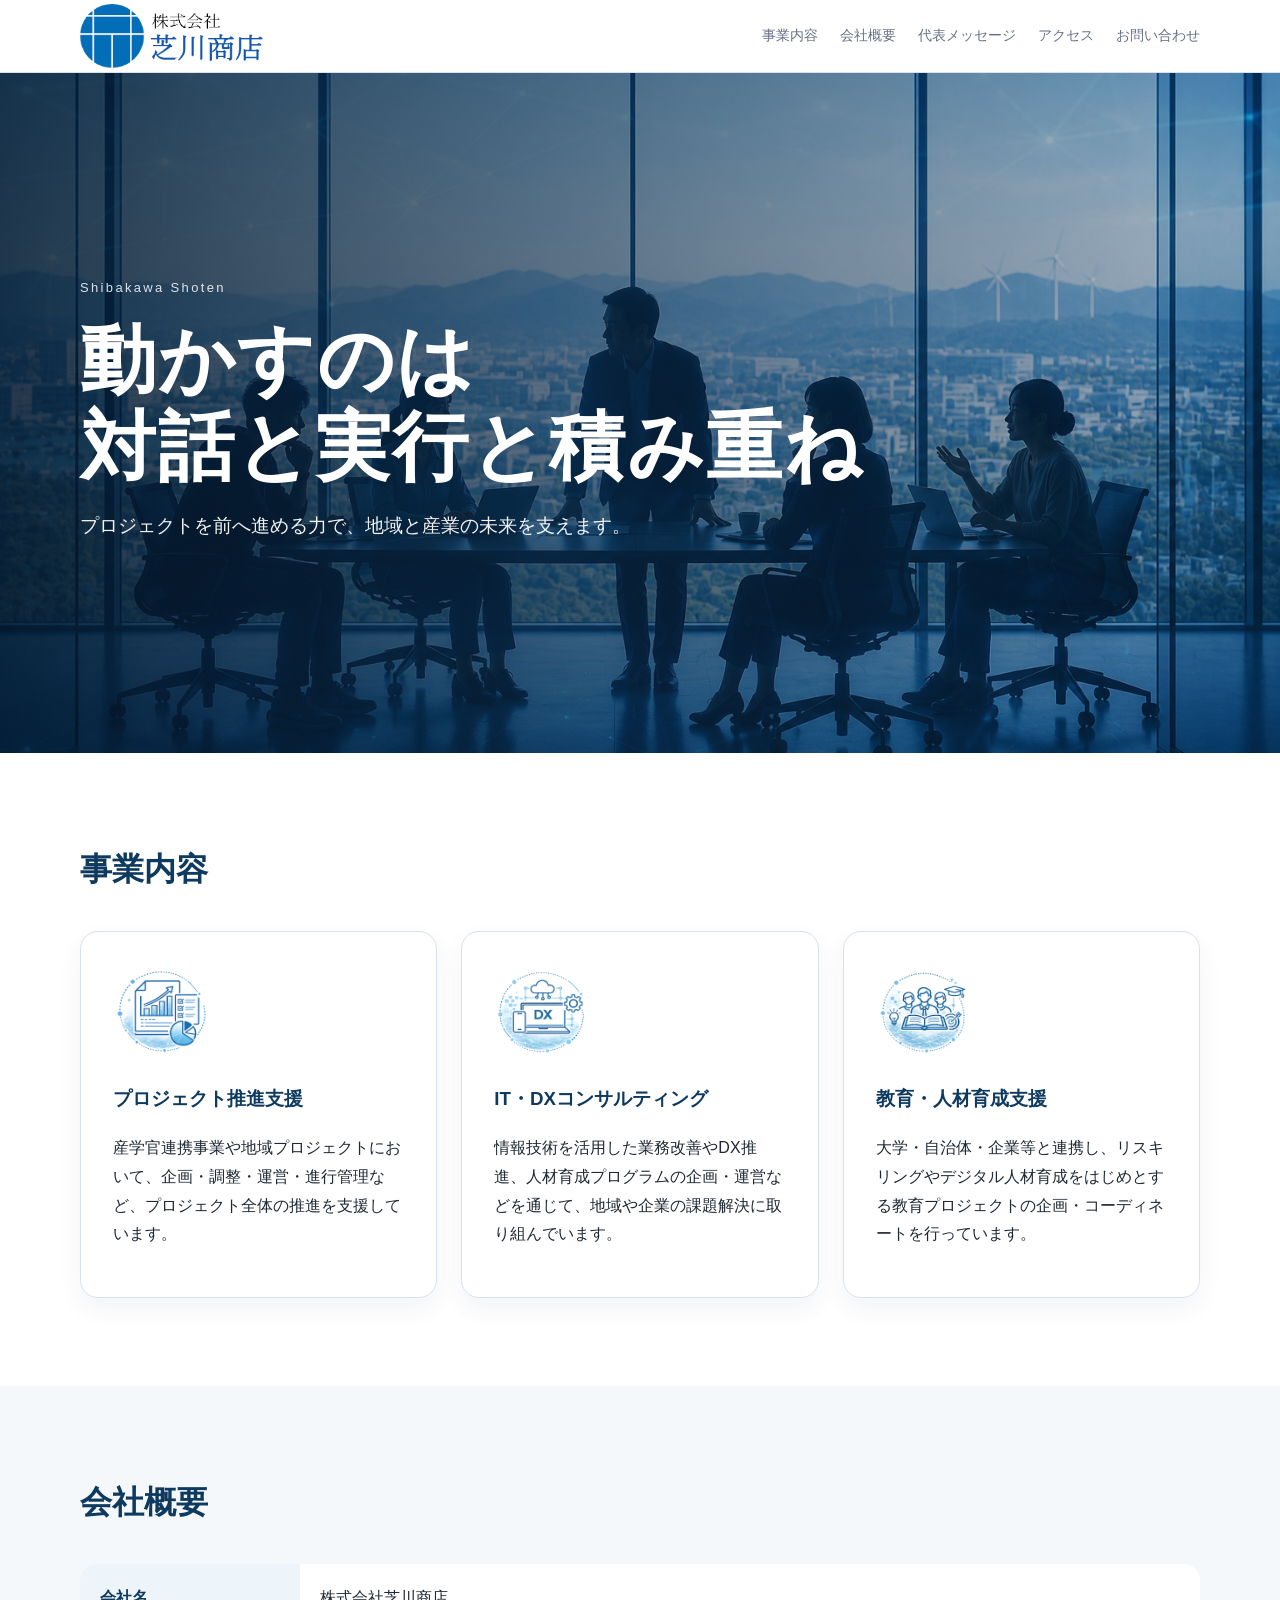
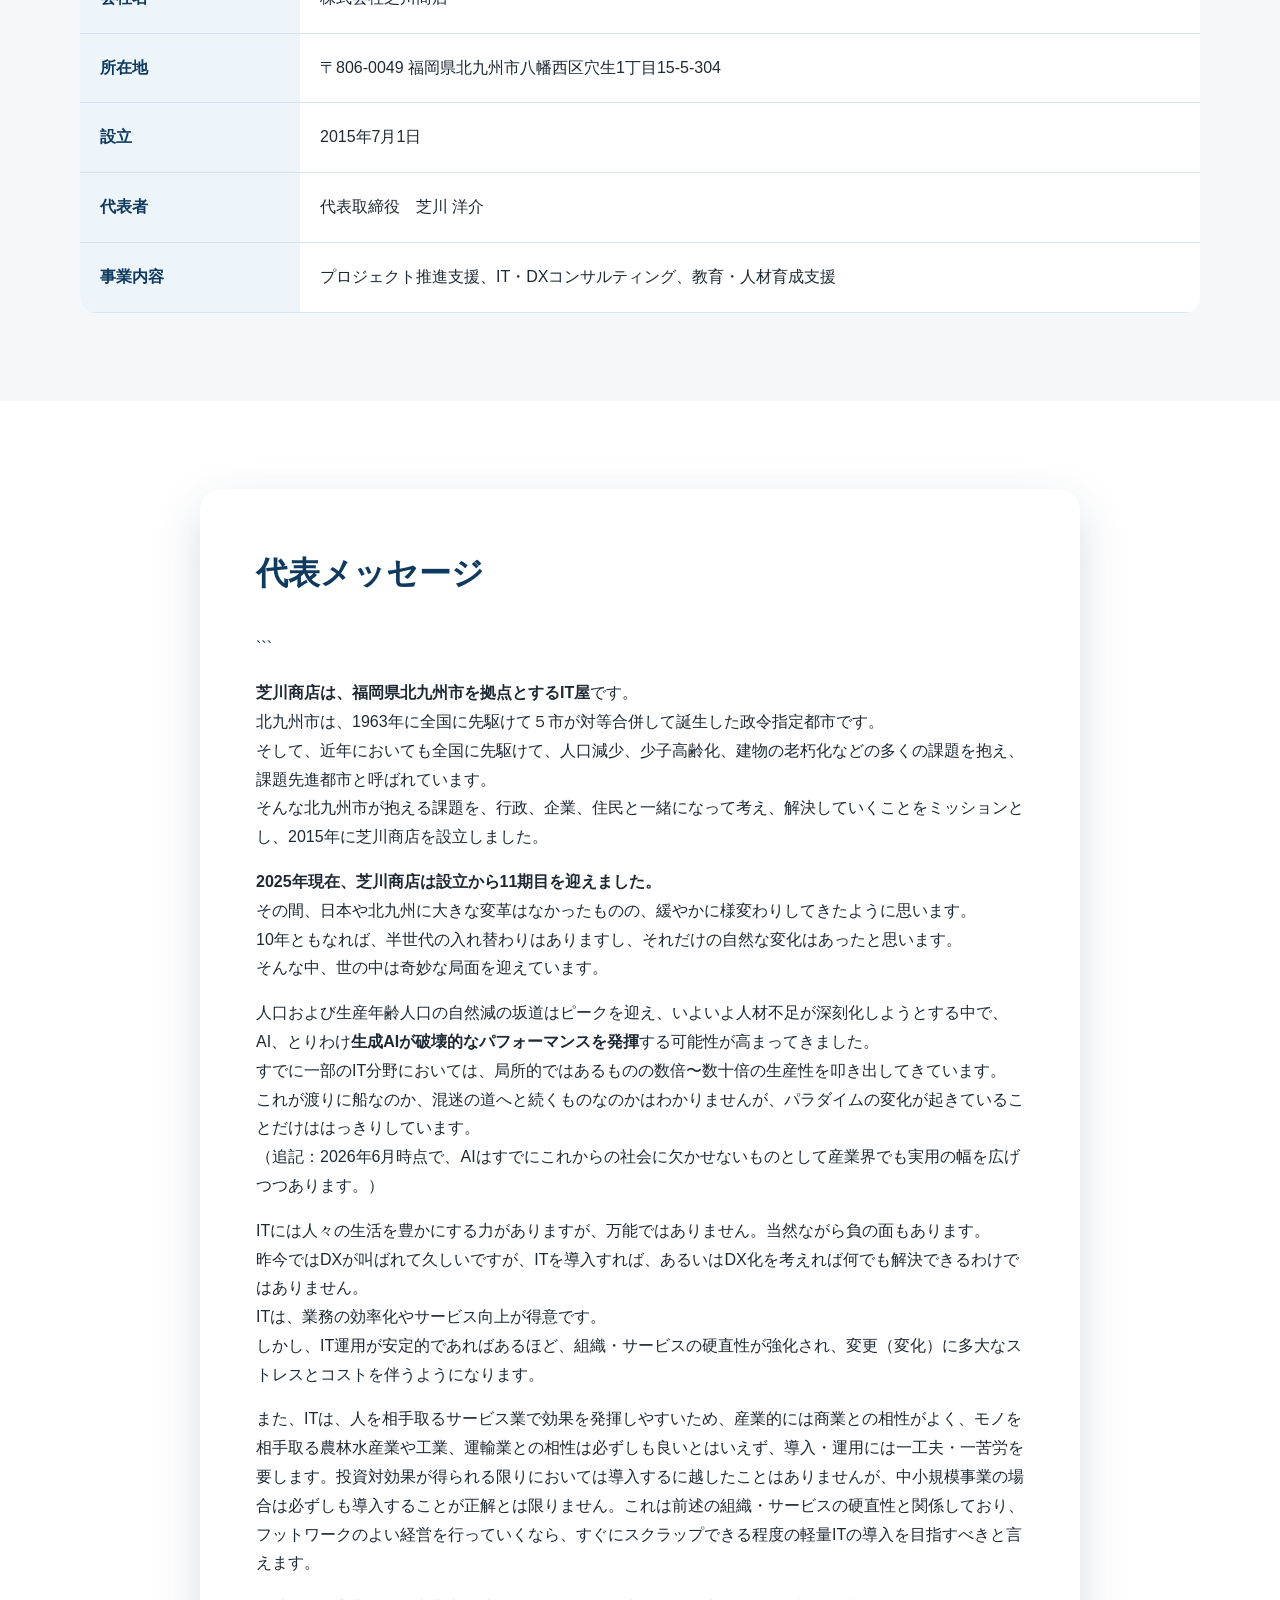
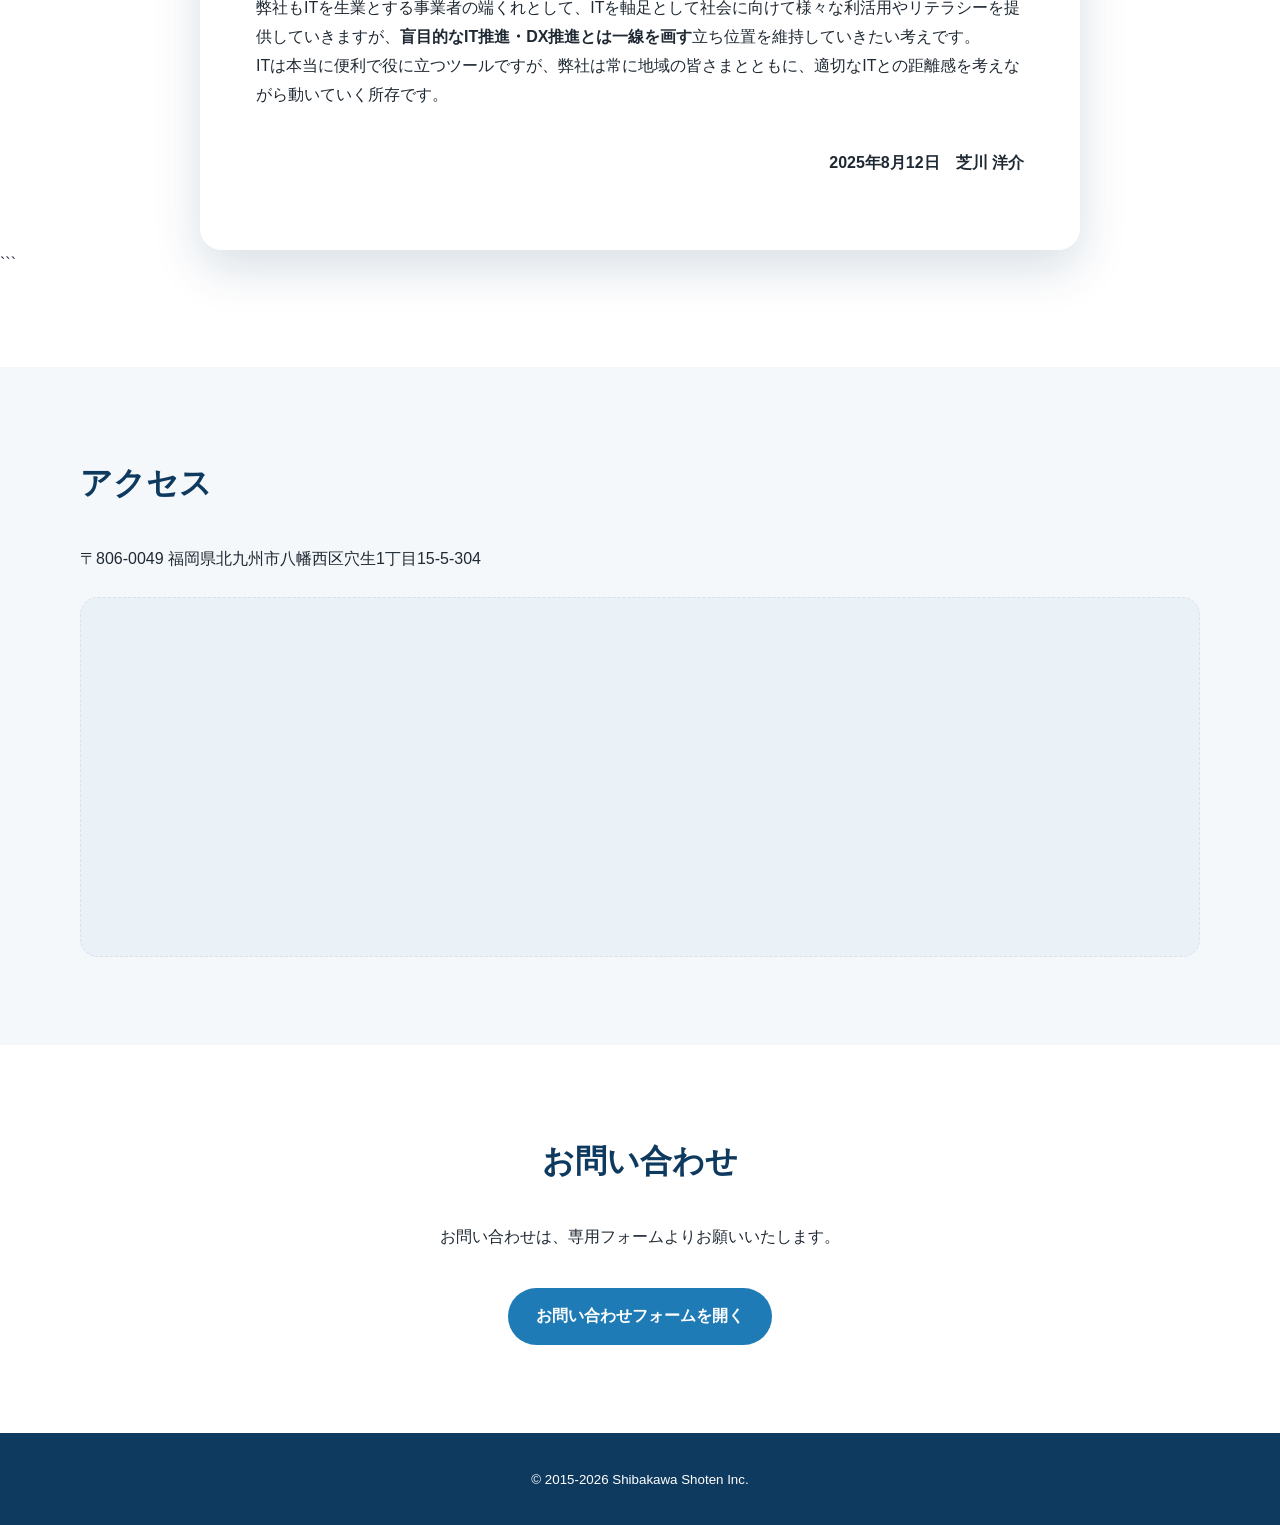
<file: index.html>
<!DOCTYPE html>

<html lang="ja">
<head>
  <meta charset="UTF-8">
  <title>株式会社芝川商店</title>
  <meta name="viewport" content="width=device-width, initial-scale=1.0">
  <meta name="description" content="プロジェクト推進支援・IT・DXコンサルティング・教育・人材育成支援">
  <meta name="twitter:card" content="summary_large_image">
  <meta name="theme-color" content="#0f3a5f">
  <meta property="og:title" content="株式会社芝川商店">
  <meta property="og:description" content="プロジェクトを前へ進める力で、地域と産業の未来を支えます。">
  <meta property="og:site_name" content="株式会社芝川商店">
  <meta property="og:type" content="website">
  <meta property="og:url" content="https://sb-shoten.jp/">
  <meta property="og:image" content="https://sb-shoten.jp/images/icg.jpg">
  <meta property="og:locale" content="ja_JP">
  <meta name="twitter:card" content="summary_large_image">
  <meta name="twitter:title" content="株式会社芝川商店">
  <meta name="twitter:description" content="プロジェクトを前へ進める力で、地域と産業の未来を支えます。">
  <meta name="twitter:image" content="https://sb-shoten.jp/images/icg.jpg">
  <link rel="stylesheet" href="style.css">
  <link rel="icon" type="image/png" href="images/favicon.png">
  <link rel="canonical" href="https://sb-shoten.jp/">
</head>
<body>

<header class="site-header">
  <div class="container header-inner">
    <a class="logo" href="#">
      <img src="images/sb.png" alt="株式会社芝川商店">
    </a>
    <nav>
      <a href="#business">事業内容</a>
      <a href="#company">会社概要</a>
      <a href="#message">代表メッセージ</a>
      <a href="#access">アクセス</a>
      <a href="#contact">お問い合わせ</a>
    </nav>
  </div>
</header>

<main>
  <section class="hero">
    <div class="container hero-inner">
      <p class="eyebrow">Shibakawa Shoten</p>
      <h1>動かすのは<br>対話と実行と積み重ね</h1>
      <p class="lead">
        プロジェクトを前へ進める力で、地域と産業の未来を支えます。
      </p>
    </div>
  </section>

  <section id="business" class="section">
    <div class="container">
      <h2>事業内容</h2>
      <div class="cards">
        <div class="card">
          <img class="card-icon" src="images/icon_pj.png" alt="">
          <h3>プロジェクト推進支援</h3>
          <p>産学官連携事業や地域プロジェクトにおいて、企画・調整・運営・進行管理など、プロジェクト全体の推進を支援しています。</p>
        </div>
        <div class="card">
          <img class="card-icon" src="images/icon_dx.png" alt="">
          <h3>IT・DXコンサルティング</h3>
          <p>情報技術を活用した業務改善やDX推進、人材育成プログラムの企画・運営などを通じて、地域や企業の課題解決に取り組んでいます。</p>
        </div>
        <div class="card">
          <img class="card-icon" src="images/icon_ed.png" alt="">
          <h3>教育・人材育成支援</h3>
          <p>大学・自治体・企業等と連携し、リスキリングやデジタル人材育成をはじめとする教育プロジェクトの企画・コーディネートを行っています。</p>
        </div>
      </div>
    </div>
  </section>

  <section id="company" class="section bg-light">
    <div class="container">
      <h2>会社概要</h2>
      <table class="company-table">
        <tr><th>会社名</th><td>株式会社芝川商店</td></tr>
        <tr><th>所在地</th><td>〒806-0049 福岡県北九州市八幡西区穴生1丁目15-5-304</td></tr>
        <tr><th>設立</th><td>2015年7月1日</td></tr>
        <tr><th>代表者</th><td>代表取締役　芝川 洋介</td></tr>
        <tr><th>事業内容</th><td>プロジェクト推進支援、IT・DXコンサルティング、教育・人材育成支援</td></tr>
      </table>
    </div>
  </section>

  <section id="message" class="section message-section">
    <div class="container narrow message-panel">
      <h2>代表メッセージ</h2>

```
  <p><strong>芝川商店は、福岡県北九州市を拠点とするIT屋</strong>です。<br>北九州市は、1963年に全国に先駆けて５市が対等合併して誕生した政令指定都市です。<br>そして、近年においても全国に先駆けて、人口減少、少子高齢化、建物の老朽化などの多くの課題を抱え、課題先進都市と呼ばれています。<br>そんな北九州市が抱える課題を、行政、企業、住民と一緒になって考え、解決していくことをミッションとし、2015年に芝川商店を設立しました。</p>

  <p><strong>2025年現在、芝川商店は設立から11期目を迎えました。</strong><br>その間、日本や北九州に大きな変革はなかったものの、緩やかに様変わりしてきたように思います。<br>10年ともなれば、半世代の入れ替わりはありますし、それだけの自然な変化はあったと思います。<br>そんな中、世の中は奇妙な局面を迎えています。</p>

  <p>人口および生産年齢人口の自然減の坂道はピークを迎え、いよいよ人材不足が深刻化しようとする中で、AI、とりわけ<strong>生成AIが破壊的なパフォーマンスを発揮</strong>する可能性が高まってきました。<br>すでに一部のIT分野においては、局所的ではあるものの数倍〜数十倍の生産性を叩き出してきています。<br>これが渡りに船なのか、混迷の道へと続くものなのかはわかりませんが、パラダイムの変化が起きていることだけははっきりしています。<br>（追記：2026年6月時点で、AIはすでにこれからの社会に欠かせないものとして産業界でも実用の幅を広げつつあります。）</p>
  
  <p>ITには人々の生活を豊かにする力がありますが、万能ではありません。当然ながら負の面もあります。<br>昨今ではDXが叫ばれて久しいですが、ITを導入すれば、あるいはDX化を考えれば何でも解決できるわけではありません。<br>ITは、業務の効率化やサービス向上が得意です。<br>しかし、IT運用が安定的であればあるほど、組織・サービスの硬直性が強化され、変更（変化）に多大なストレスとコストを伴うようになります。</p>
  
  <p>また、ITは、人を相手取るサービス業で効果を発揮しやすいため、産業的には商業との相性がよく、モノを相手取る農林水産業や工業、運輸業との相性は必ずしも良いとはいえず、導入・運用には一工夫・一苦労を要します。投資対効果が得られる限りにおいては導入するに越したことはありませんが、中小規模事業の場合は必ずしも導入することが正解とは限りません。これは前述の組織・サービスの硬直性と関係しており、フットワークのよい経営を行っていくなら、すぐにスクラップできる程度の軽量ITの導入を目指すべきと言えます。</p>

  <p>弊社もITを生業とする事業者の端くれとして、ITを軸足として社会に向けて様々な利活用やリテラシーを提供していきますが、<strong>盲目的なIT推進・DX推進とは一線を画す</strong>立ち位置を維持していきたい考えです。<br>ITは本当に便利で役に立つツールですが、弊社は常に地域の皆さまとともに、適切なITとの距離感を考えながら動いていく所存です。</p>

  <p class="signature">2025年8月12日　芝川 洋介</p>
</div>
```

  </section>

  <section id="access" class="section bg-light">
    <div class="container">
      <h2>アクセス</h2>
      <p>〒806-0049 福岡県北九州市八幡西区穴生1丁目15-5-304</p>
      <div class="map-wrap">
        <div class="map-placeholder">
          <iframe
            src="https://www.google.com/maps/embed?pb=!1m18!1m12!1m3!1d3313.1941059927217!2d130.74200267612153!3d33.85888812791469!2m3!1f0!2f0!3f0!3m2!1i1024!2i768!4f13.1!3m3!1m2!1s0x3543b8d13fe83d05%3A0x84910b0d8ae3f085!2z5qCq5byP5Lya56S-6Iqd5bed5ZWG5bqX!5e0!3m2!1sja!2sjp!4v1781962825638!5m2!1sja!2sjp"
            loading="lazy"
            allowfullscreen
            referrerpolicy="no-referrer-when-downgrade">
          </iframe>
        </div>
      </div>
    </div>
  </section>

  <section id="contact" class="section contact">
    <div class="container">
      <h2>お問い合わせ</h2>
      <p>お問い合わせは、専用フォームよりお願いいたします。</p>
      <a class="button" href="https://forms.gle/ijbxogUy56uhFh4X9" target="_blank" rel="noopener">
        お問い合わせフォームを開く
      </a>
    </div>
  </section>
</main>

<footer class="site-footer">
  <div class="container">
    <small>&copy; 2015-2026 Shibakawa Shoten Inc.</small>
  </div>
</footer>

</body>
</html>
</file>
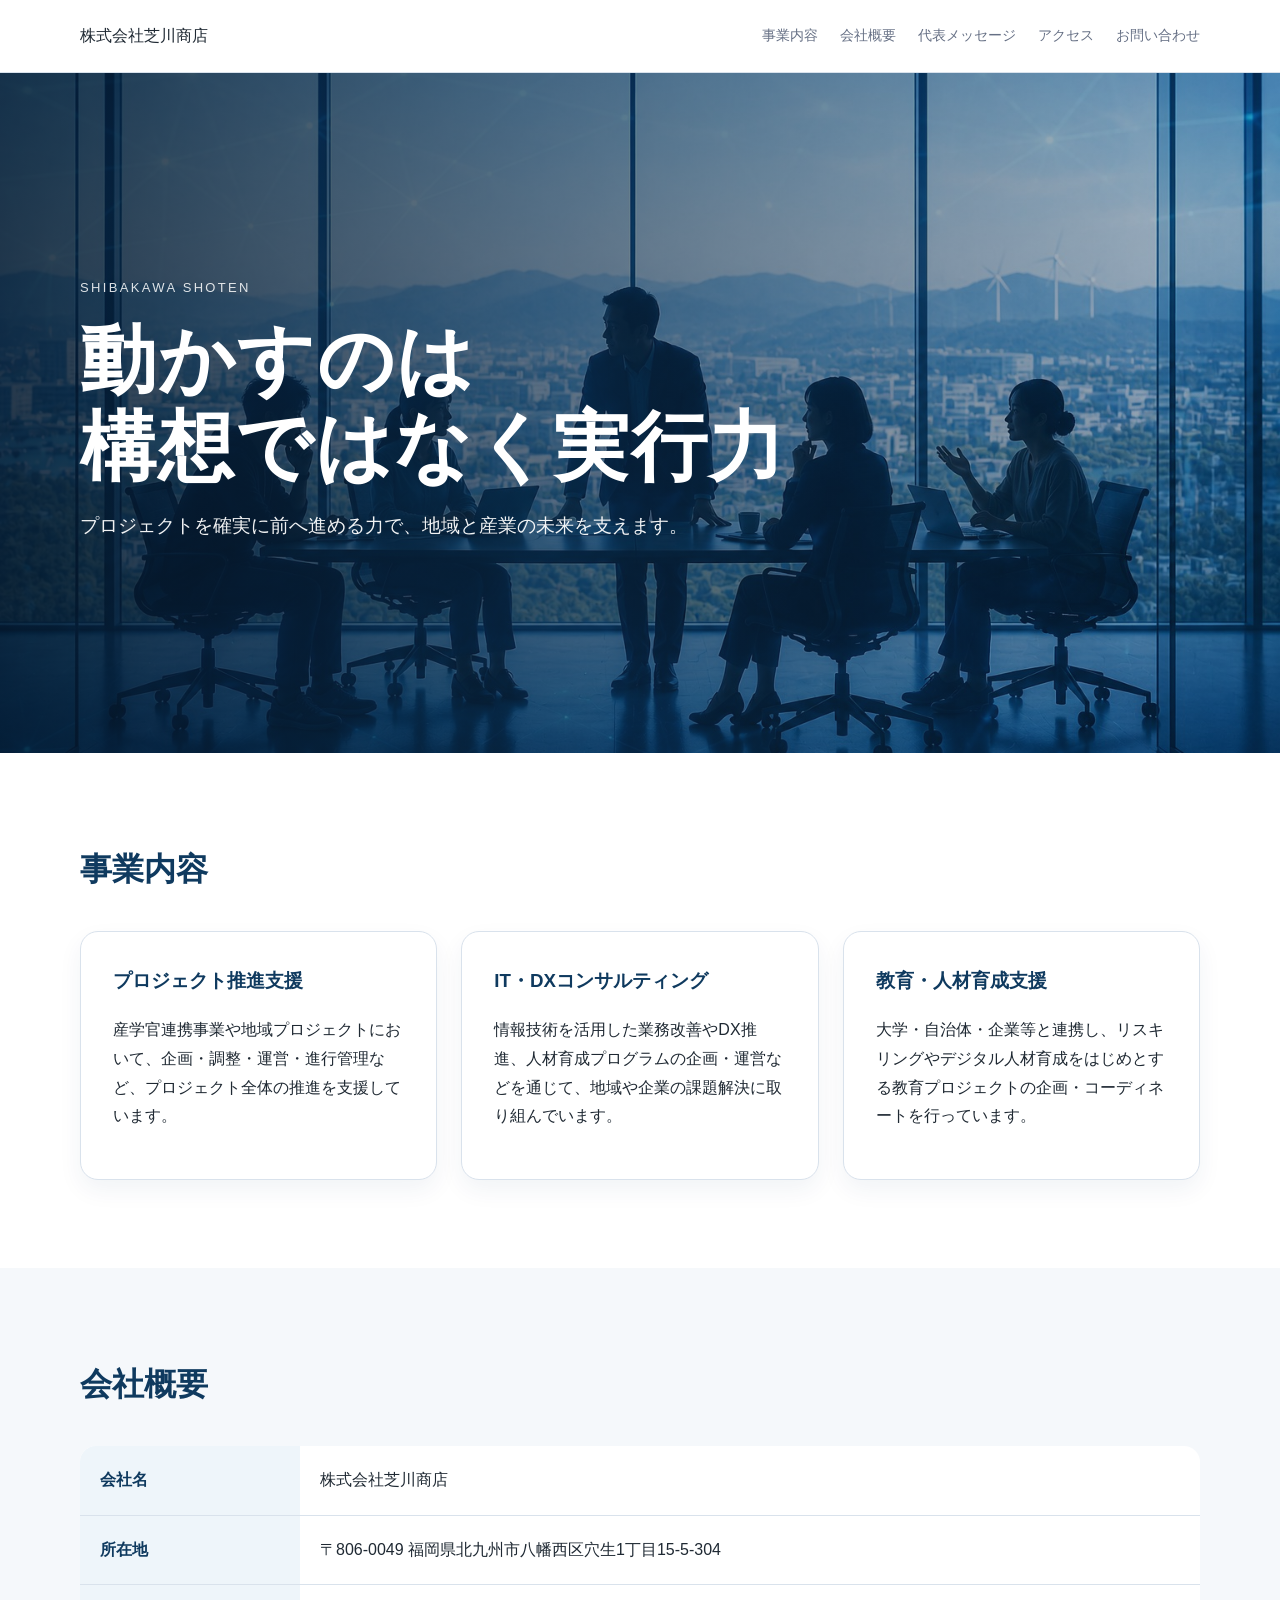
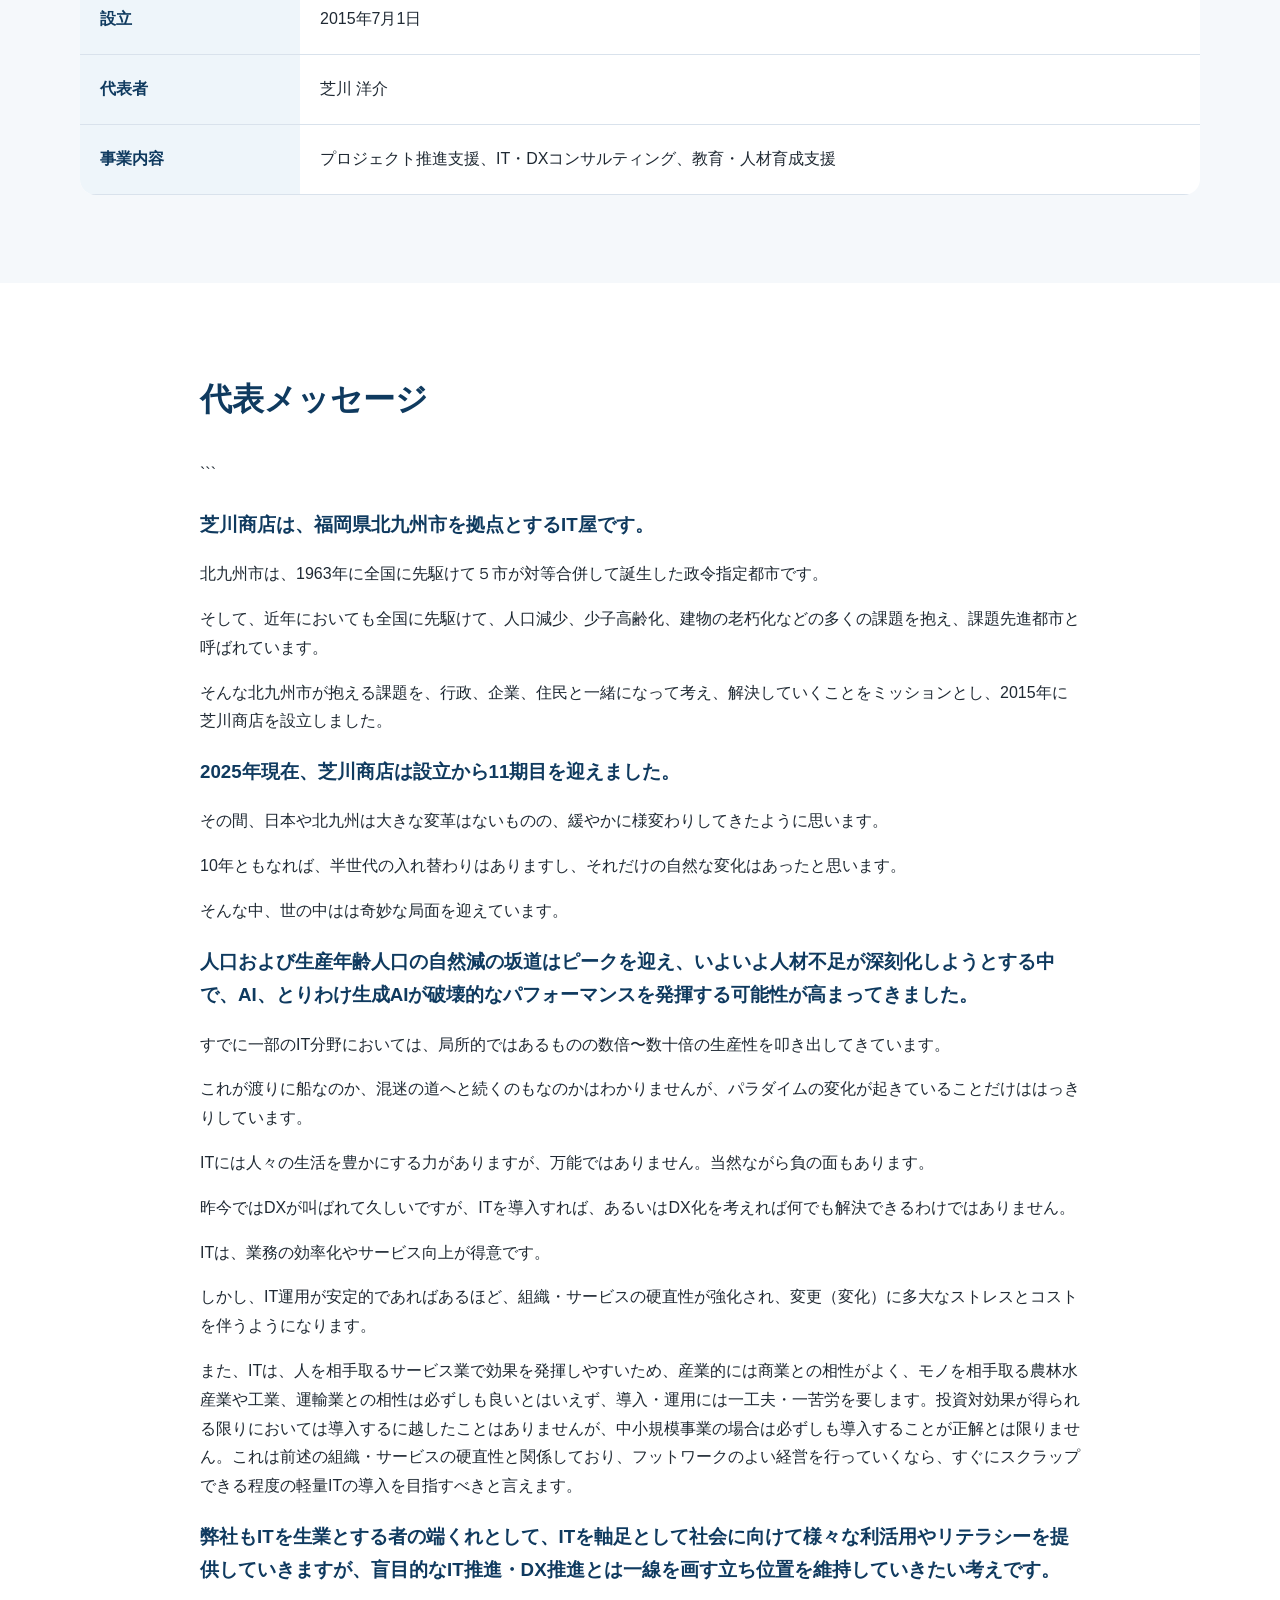
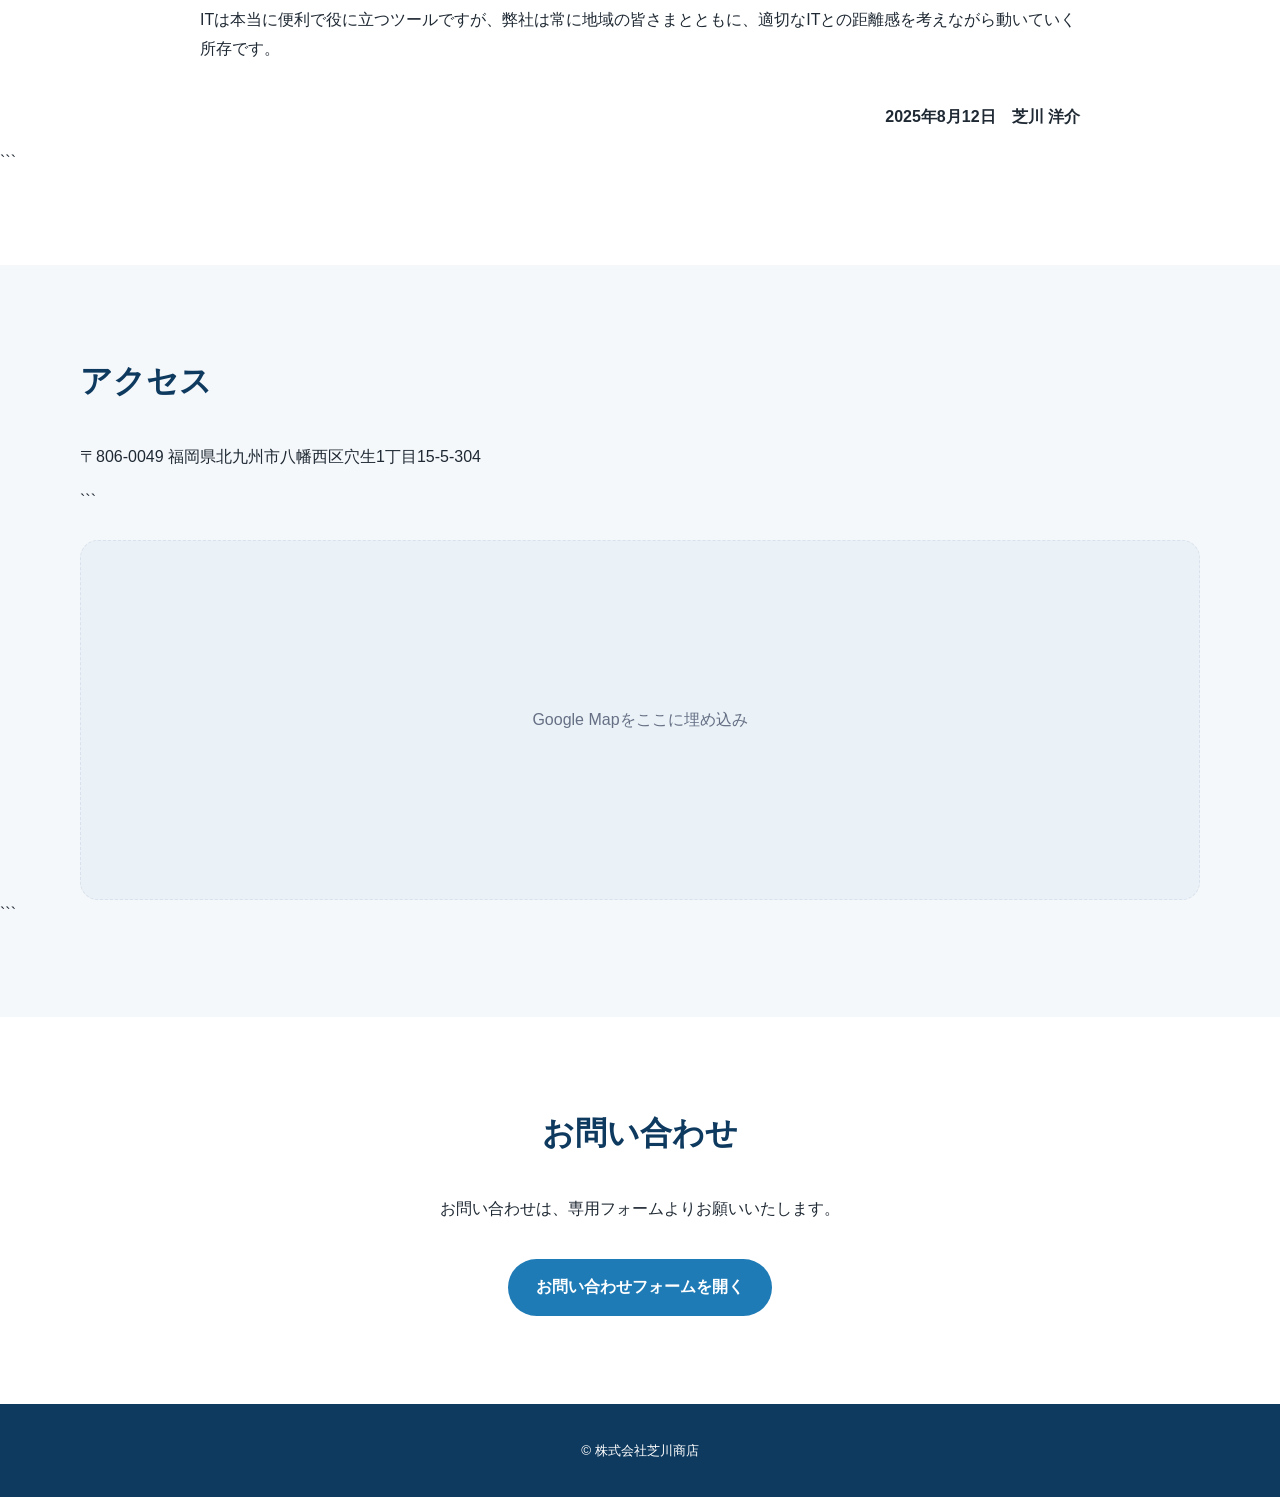
<file: indexのコピー.html>
<!DOCTYPE html>

<html lang="ja">
<head>
  <meta charset="UTF-8">
  <meta name="viewport" content="width=device-width, initial-scale=1.0">
  <title>株式会社芝川商店</title>
  <meta name="description" content="株式会社芝川商店のコーポレートサイトです。">
  <link rel="stylesheet" href="style.css">
</head>
<body>

<header class="site-header">
  <div class="container header-inner">
    <div class="logo">株式会社芝川商店</div>
    <nav>
      <a href="#business">事業内容</a>
      <a href="#company">会社概要</a>
      <a href="#message">代表メッセージ</a>
      <a href="#access">アクセス</a>
      <a href="#contact">お問い合わせ</a>
    </nav>
  </div>
</header>

<main>
  <section class="hero">
    <div class="container hero-inner">
      <p class="eyebrow">SHIBAKAWA SHOTEN</p>
      <h1>動かすのは<br>構想ではなく実行力</h1>
      <p class="lead">
        プロジェクトを確実に前へ進める力で、地域と産業の未来を支えます。
      </p>
    </div>
  </section>

  <section id="business" class="section">
    <div class="container">
      <h2>事業内容</h2>
      <div class="cards">
        <div class="card">
          <h3>プロジェクト推進支援</h3>
          <p>産学官連携事業や地域プロジェクトにおいて、企画・調整・運営・進行管理など、プロジェクト全体の推進を支援しています。</p>
        </div>
        <div class="card">
          <h3>IT・DXコンサルティング</h3>
          <p>情報技術を活用した業務改善やDX推進、人材育成プログラムの企画・運営などを通じて、地域や企業の課題解決に取り組んでいます。</p>
        </div>
        <div class="card">
          <h3>教育・人材育成支援</h3>
          <p>大学・自治体・企業等と連携し、リスキリングやデジタル人材育成をはじめとする教育プロジェクトの企画・コーディネートを行っています。</p>
        </div>
      </div>
    </div>
  </section>

  <section id="company" class="section bg-light">
    <div class="container">
      <h2>会社概要</h2>
      <table class="company-table">
        <tr>
          <th>会社名</th>
          <td>株式会社芝川商店</td>
        </tr>
        <tr>
          <th>所在地</th>
          <td>〒806-0049 福岡県北九州市八幡西区穴生1丁目15-5-304</td>
        </tr>
        <tr>
          <th>設立</th>
          <td>2015年7月1日</td>
        </tr>
        <tr>
          <th>代表者</th>
          <td>芝川 洋介</td>
        </tr>
        <tr>
          <th>事業内容</th>
          <td>プロジェクト推進支援、IT・DXコンサルティング、教育・人材育成支援</td>
        </tr>
      </table>
    </div>
  </section>

  <section id="message" class="section">
    <div class="container narrow">
      <h2>代表メッセージ</h2>

```
  <h3>芝川商店は、福岡県北九州市を拠点とするIT屋です。</h3>
  <p>北九州市は、1963年に全国に先駆けて５市が対等合併して誕生した政令指定都市です。</p>
  <p>そして、近年においても全国に先駆けて、人口減少、少子高齢化、建物の老朽化などの多くの課題を抱え、課題先進都市と呼ばれています。</p>
  <p>そんな北九州市が抱える課題を、行政、企業、住民と一緒になって考え、解決していくことをミッションとし、2015年に芝川商店を設立しました。</p>

  <h3>2025年現在、芝川商店は設立から11期目を迎えました。</h3>
  <p>その間、日本や北九州は大きな変革はないものの、緩やかに様変わりしてきたように思います。</p>
  <p>10年ともなれば、半世代の入れ替わりはありますし、それだけの自然な変化はあったと思います。</p>
  <p>そんな中、世の中はは奇妙な局面を迎えています。</p>

  <h3>人口および生産年齢人口の自然減の坂道はピークを迎え、いよいよ人材不足が深刻化しようとする中で、AI、とりわけ生成AIが破壊的なパフォーマンスを発揮する可能性が高まってきました。</h3>
  <p>すでに一部のIT分野においては、局所的ではあるものの数倍〜数十倍の生産性を叩き出してきています。</p>
  <p>これが渡りに船なのか、混迷の道へと続くのもなのかはわかりませんが、パラダイムの変化が起きていることだけははっきりしています。</p>
  <p>ITには人々の生活を豊かにする力がありますが、万能ではありません。当然ながら負の面もあります。</p>
  <p>昨今ではDXが叫ばれて久しいですが、ITを導入すれば、あるいはDX化を考えれば何でも解決できるわけではありません。</p>
  <p>ITは、業務の効率化やサービス向上が得意です。</p>
  <p>しかし、IT運用が安定的であればあるほど、組織・サービスの硬直性が強化され、変更（変化）に多大なストレスとコストを伴うようになります。</p>
  <p>また、ITは、人を相手取るサービス業で効果を発揮しやすいため、産業的には商業との相性がよく、モノを相手取る農林水産業や工業、運輸業との相性は必ずしも良いとはいえず、導入・運用には一工夫・一苦労を要します。投資対効果が得られる限りにおいては導入するに越したことはありませんが、中小規模事業の場合は必ずしも導入することが正解とは限りません。これは前述の組織・サービスの硬直性と関係しており、フットワークのよい経営を行っていくなら、すぐにスクラップできる程度の軽量ITの導入を目指すべきと言えます。</p>

  <h3>弊社もITを生業とする者の端くれとして、ITを軸足として社会に向けて様々な利活用やリテラシーを提供していきますが、盲目的なIT推進・DX推進とは一線を画す立ち位置を維持していきたい考えです。</h3>
  <p>ITは本当に便利で役に立つツールですが、弊社は常に地域の皆さまとともに、適切なITとの距離感を考えながら動いていく所存です。</p>

  <p class="signature">2025年8月12日　芝川 洋介</p>
</div>
```

  </section>

  <section id="access" class="section bg-light">
    <div class="container">
      <h2>アクセス</h2>
      <p>〒806-0049 福岡県北九州市八幡西区穴生1丁目15-5-304</p>

```
  <div class="map-wrap">
    <!-- Google Mapの埋め込みiframeをここに貼り付け -->
    <div class="map-placeholder">Google Mapをここに埋め込み</div>
  </div>
</div>
```

  </section>

  <section id="contact" class="section contact">
    <div class="container">
      <h2>お問い合わせ</h2>
      <p>お問い合わせは、専用フォームよりお願いいたします。</p>
      <a class="button" href="https://forms.gle/ijbxogUy56uhFh4X9" target="_blank" rel="noopener">
        お問い合わせフォームを開く
      </a>
    </div>
  </section>
</main>

<footer class="site-footer">
  <div class="container">
    <small>&copy; 株式会社芝川商店</small>
  </div>
</footer>

</body>
</html>
</file>
<file: style.css>
:root {
--main: #0f3a5f;
--accent: #1f7bb6;
--text: #1f2933;
--muted: #667085;
--bg: #ffffff;
--light: #f5f8fb;
--border: #d9e2ec;
}

* {
  box-sizing: border-box;
  }

html {
scroll-behavior: smooth;
}

body {
margin: 0;
font-family: -apple-system, BlinkMacSystemFont, "Hiragino Sans", "Yu Gothic", sans-serif;
color: var(--text);
background: var(--bg);
line-height: 1.8;
}

a {
color: inherit;
text-decoration: none;
}

.container {
width: min(1120px, 92%);
margin: 0 auto;
}

.narrow {
width: min(880px, 92%);
}

.site-header {
position: sticky;
top: 0;
z-index: 10;
background: rgba(255, 255, 255, 0.92);
backdrop-filter: blur(12px);
border-bottom: 1px solid var(--border);
}

.header-inner {
height: 72px;
display: flex;
align-items: center;
justify-content: space-between;
}

.logo img {
display: block;
height: 64px;
width: auto;
}

nav {
display: flex;
gap: 22px;
font-size: 14px;
color: var(--muted);
}

nav a:hover {
color: var(--accent);
}

.hero {
min-height: 680px;
display: flex;
align-items: center;
color: #fff;
background:
linear-gradient(90deg, rgba(5, 22, 40, 0.82) 0%, rgba(10, 36, 60, 0.62) 42%, rgba(10, 36, 60, 0.28) 100%),
url("images/img1.jpg");
background-size: cover;
background-position: center;
}

.hero-inner {
padding: 120px 0;
}

.eyebrow {
letter-spacing: 0.18em;
font-size: 13px;
opacity: 0.85;
}

.hero h1 {
margin: 16px 0;
font-size: clamp(42px, 7vw, 76px);
line-height: 1.15;
letter-spacing: 0.02em;
}

.lead {
max-width: 680px;
font-size: 19px;
opacity: 0.94;
}

.section {
padding: 88px 0;
}

.bg-light {
background: var(--light);
}

h2 {
margin: 0 0 32px;
font-size: 32px;
color: var(--main);
}

h3 {
color: var(--main);
}

.cards {
display: grid;
grid-template-columns: repeat(3, 1fr);
gap: 24px;
}

.card {
padding: 32px;
border: 1px solid var(--border);
border-radius: 18px;
background: #fff;
box-shadow: 0 10px 24px rgba(15, 58, 95, 0.06);
}

.card-icon {
display: block;
width: 96px;
height: 96px;
object-fit: contain;
margin: 0 0 22px;
}

.card h3 {
margin-top: 0;
}

.company-table {
width: 100%;
border-collapse: collapse;
background: #fff;
border-radius: 16px;
overflow: hidden;
}

.company-table th,
.company-table td {
padding: 20px;
border-bottom: 1px solid var(--border);
text-align: left;
}

.company-table th {
width: 220px;
color: var(--main);
background: #eef5fa;
}

.message-section {
background:
linear-gradient(rgba(245, 248, 251, 0.62), rgba(245, 248, 251, 0.62)),
url("images/img2.jpg");
background-size: cover;
background-position: center;
background-attachment: fixed;
}

.message-panel {
padding: 56px;
border-radius: 22px;
background: rgba(255, 255, 255, 0.91);
box-shadow: 0 18px 48px rgba(15, 58, 95, 0.16);
}

.message-panel h3 {
margin-top: 36px;
font-size: 20px;
line-height: 1.7;
}

.signature {
margin-top: 40px;
text-align: right;
font-weight: 700;
}

.map-wrap {
margin-top: 24px;
}

.map-wrap iframe {
width: 100%;
height: 450px;
border: 0;
border-radius: 18px;
}

.map-placeholder {
height: 360px;
display: grid;
place-items: center;
border-radius: 18px;
background: #eaf1f7;
color: var(--muted);
border: 1px dashed var(--border);
}

.contact {
text-align: center;
}

.button {
display: inline-block;
margin-top: 20px;
padding: 14px 28px;
border-radius: 999px;
background: var(--accent);
color: #fff;
font-weight: 700;
}

.button:hover {
opacity: 0.88;
}

.site-footer {
padding: 32px 0;
background: var(--main);
color: #fff;
text-align: center;
}

@media (max-width: 760px) {
.header-inner {
height: auto;
padding: 16px 0;
align-items: flex-start;
gap: 12px;
flex-direction: column;
}

.logo img {
height: 32px;
}

nav {
flex-wrap: wrap;
gap: 10px 16px;
}

.hero {
min-height: 560px;
background-position: center;
}

.hero-inner {
padding: 88px 0;
}

.lead {
font-size: 16px;
}

.section {
padding: 64px 0;
}

.cards {
grid-template-columns: 1fr;
}

.card-icon {
width: 84px;
height: 84px;
}

.company-table th,
.company-table td {
display: block;
width: 100%;
}

.company-table th {
border-bottom: none;
}

.message-section {
background-attachment: scroll;
}

.message-panel {
padding: 32px 22px;
}
}
</file>
